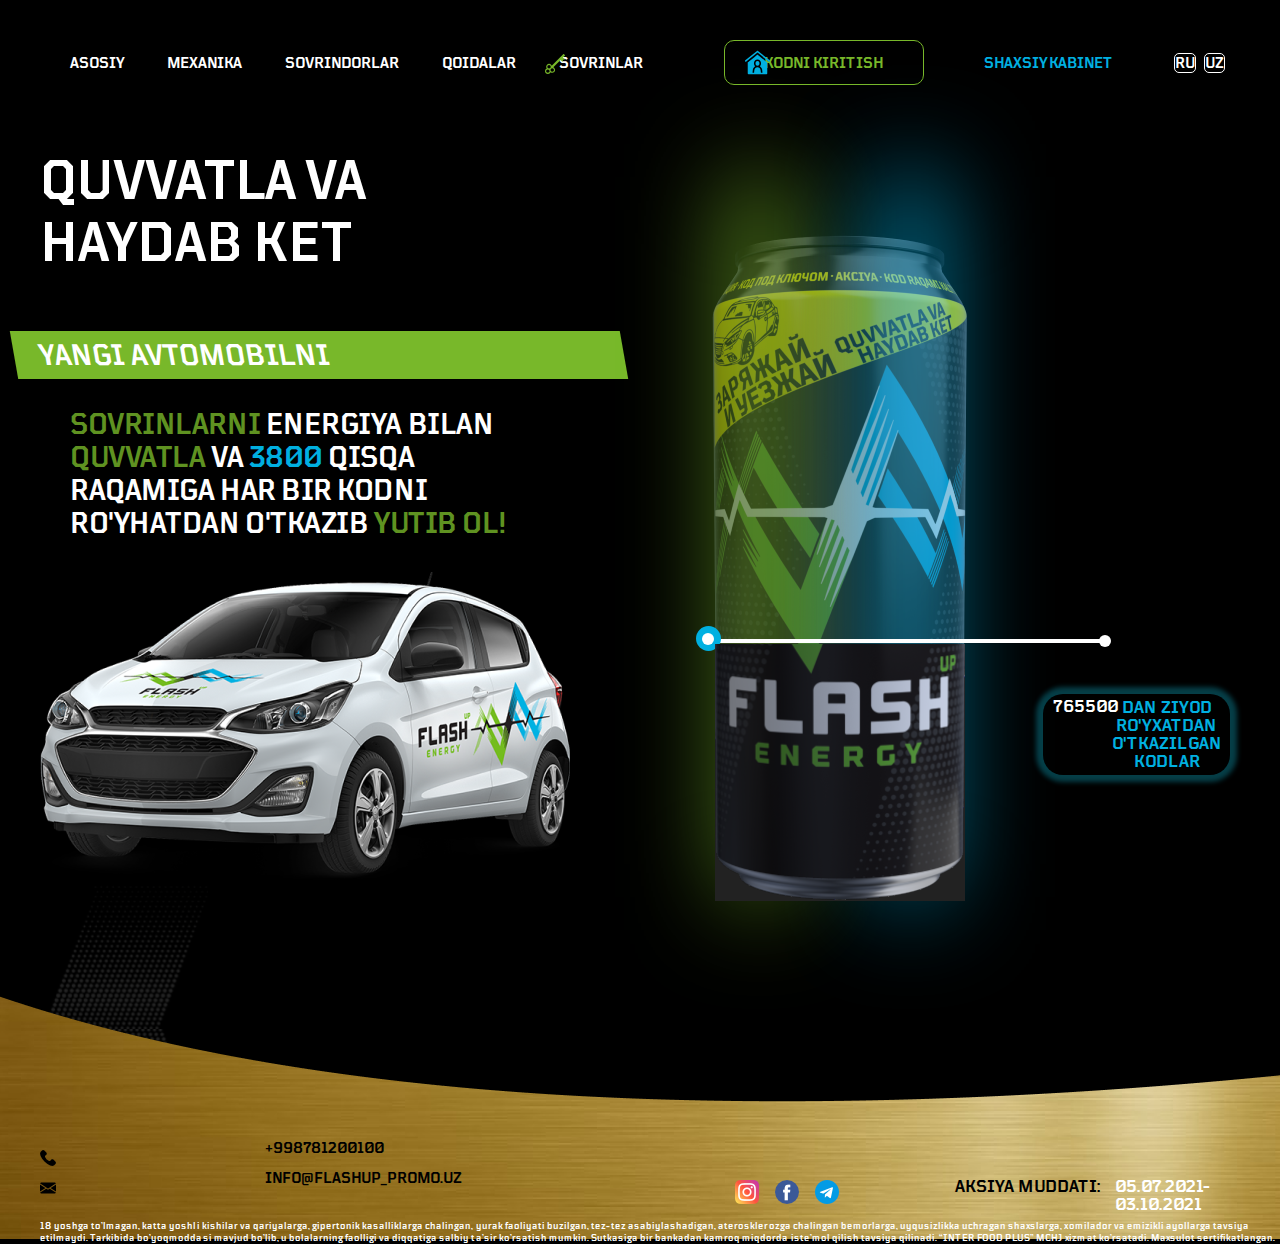
<file: index1.html>
<!DOCTYPE html>
<html lang="en">

<head>
    <meta charset="UTF-8">
    <meta http-equiv="X-UA-Compatible" content="IE=edge">
    <meta name="viewport" content="width=device-width, initial-scale=1.0">
    <link rel="shortcut icon" href="banka_a.ico">
    <title>Fleshup promo</title>
    <link rel="preconnect" href="https://fonts.googleapis.com">
    <link rel="preconnect" href="https://fonts.gstatic.com" crossorigin>
    <link href="https://fonts.googleapis.com/css2?family=Roboto:wght@500&display=swap" rel="stylesheet">
    <link rel="stylesheet" href="stele.css">
</head>

<body>
    <div class="contayner">
        <header>
            <nav>
                <a href="http://127.0.0.1:5500/index1.html">ASOSIY</a>
                <a href="http://127.0.0.1:5500/index2.html">MEXANIKA</a>
                <a href="#">SOVRINDORLAR</a>
                <a href="#">QOIDALAR</a>
                <a href="#">SOVRINLAR</a>
            </nav>


            <button class="CodeBtn"><img class="rasm" src="key.svg" alt="">KODNI KIRITISH</button>
            <div div class="user"> <img class="rasm1" src="stay-at-home.svg" alt=""> SHAXSIY KABINET</div>
            <div class="learn">
                <a class="ru" href="#">RU</a>
                <a class="uz" href="#">UZ</a>
            </div>

        </header>
        <div class="box1">
            <p>QUVVATLA VA <br>
                HAYDAB KET</p>
            <p class="box2">YANGI AVTOMOBILNI</p>
        </div>
        <div class="text">
            <strong> SOVRINLARNI</strong> ENERGIYA BILAN <br>
            <strong> QUVVATLA </strong> VA <b> 3800 </b> QISQA <br> RAQAMIGA HAR BIR KODNI <br> RO'YHATDAN O'TKAZIB
            <strong> YUTIB OL!</strong>
        </div>
        <img class="box94" src="Screenshot_3.png" alt="">
        <div class="banca"><img src="banka_a.ico" alt="">

            <div class="block101"></div>
            <div class="block102"></div>
            <hr class="items">
            <div class="m1"></div>
            <div class="m2"></div>
            <div class="m3"></div>
        </div>
        <div class="car"><img src="car1.png" alt=""></div>
        <footer class="footer">
            <div class="road"><img src="footer_bg.png" alt="">
                <div class="box66">
                    <img src="18plus.png" alt="">
                </div>
                <div class="box67">
           
                    <p>+998781200100</p>
                </div>
                <div class="box68">
                    <p> INFO@FLASHUP_PROMO.UZ</p>
                </div>

            </div>
            <div class="box69">
                <a href="https://www.instagram.com/flashupuzbekistan/" target="_blank" /><img src="instagram.png"
                    alt=""></a>
            </div>
            <div class="box70">
                <a href="https://www.facebook.com/Flash-Up-Uzbekistan-107969364865056" target="_blank" /><img
                    src="facebook.png" alt=""></a>
            </div>
            <div class="box71">
                <a href="https://t.me/flashupbot" target="_blank"><img src="telegram.png" alt=""></a>
            </div>
            <div class="baner">
                <img class="box01" src="phone-call.png" alt="">
                <img class="box011" src="email.png" alt="">
                <p class="items52"> AKSIYA MUDDATI: </p>
                <p class="items50"> 05.07.2021-03.10.2021</p>
                <p class="items60">18 yoshga to’lmagan, katta yoshli kishilar va qariyalarga, gipertonik kasalliklarga
                    chalingan, yurak faoliyati buzilgan, tez-tez asabiylashadigan, aterosklerozga chalingan bemorlarga,
                    uyqusizlikka uchragan shaxslarga, xomilador va emizikli ayollarga tavsiya <br> etilmaydi. Tarkibida
                    bo’yoqmoddasi mavjud bo’lib, u bolalarning faolligi va diqqatiga salbiy ta’sir ko’rsatish mumkin.
                    Sutkasiga bir bankadan kamroq miqdorda iste’mol qilish tavsiya qilinadi. “INTER FOOD PLUS” MCHJ
                    xizmat ko’rsatadi. Maxsulot sertifikatlangan.</p>
            </div>
        </footer>
        <div class="block"> <b>765500</b>
            <p>DAN ZIYOD <br> RO'YXATDAN O'TKAZILGAN <br> KODLAR </p>
        </div>

        <div class="scrinshoot"><img src="Screenshot_1.png" alt=""></div>

    </div>
</body>

</html>
</file>
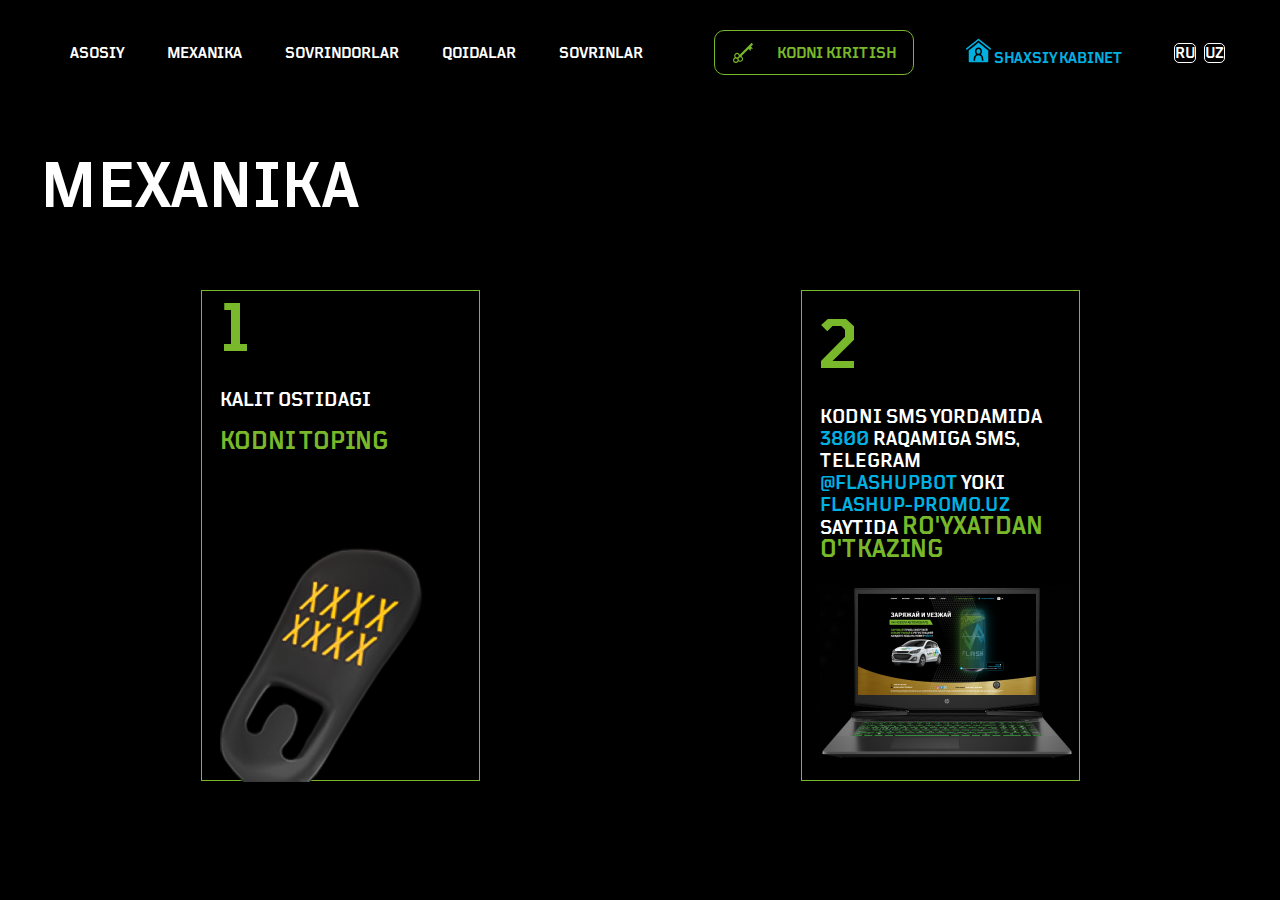
<file: index2.html>
<!DOCTYPE html>
<html lang="en">
<head>
    <meta charset="UTF-8">
    <meta http-equiv="X-UA-Compatible" content="IE=edge">
    <meta name="viewport" content="width=device-width, initial-scale=1.0">
    <link rel="shortcut icon" href="banka_a.ico">
    <link rel="preconnect" href="https://fonts.googleapis.com">
<link rel="preconnect" href="https://fonts.gstatic.com" crossorigin>
<link href="https://fonts.googleapis.com/css2?family=Roboto:wght@700&display=swap" rel="stylesheet"><link rel="preconnect" href="https://fonts.googleapis.com">
<link rel="preconnect" href="https://fonts.gstatic.com" crossorigin>
<link href="https://fonts.googleapis.com/css2?family=Roboto:wght@700&display=swap" rel="stylesheet">
    <link rel="preconnect" href="https://fonts.googleapis.com">
    <link rel="preconnect" href="https://fonts.gstatic.com" crossorigin>
    <link href="https://fonts.googleapis.com/css2?family=Roboto:wght@500&display=swap" rel="stylesheet">
    <link rel="stylesheet" href="stele1.css">
    <title>MEXANIKA</title>
</head>
<body>
    <div class="contayner">
    <header>
        <nav>
            <a href="http://127.0.0.1:5500/index1.html">ASOSIY</a>
            <a href="" >MEXANIKA</a>
            <a href="#">SOVRINDORLAR</a>
            <a href="#">QOIDALAR</a>
            <a href="#">SOVRINLAR</a>
        </nav>


        <button class="CodeBtn"><img class="rasm" src="key.svg" alt="">KODNI KIRITISH</button>
        <div div class="user"> <img class="rasm1" src="stay-at-home.svg" alt=""> SHAXSIY KABINET</div>
        <div class="learn">
            <a class="ru" href="#">RU</a>
            <a class="uz" href="#">UZ</a>
           
        </div>

    </header>
    <p class="matn">MEXANIKA</p>
    <div class="contayner1">
        <div class="m">
            <div class="m4">
            <div class="number">1</div>
            <p class="text0">kalit ostidagi</p>
            <span class="text1">kodni toping</span>
            <img class="picture" src="n1.png" alt="">
        </div>
        </div>

     
    
    <div class="m1">
        <div class="m2">
        <div class="number">2</div>
        <p class="text3">KODNI SMS YORDAMIDA <br>
        <b>3800</b>
        RAQAMIGA SMS, <br> TELEGRAM <br>
        <b>@FLASHUPBOT </b>
        YOKI <br>
        <b>FLASHUP-PROMO.UZ <br></b>
        SAYTIDA 
    
        <span class="text4">RO'YXATDAN <br> O'TKAZING</span></p>
        <img class="picture1" src="n2_2.png" alt="">
    </div>
    </div>
</div>
</div>
</body>
</html>
</file>
<file: stele.css>
*{
    box-shadow: border-box;
    font-family: 'Roboto', sans-serif;
    font-family: "TTMussels";
}

@font-face {
    font-family: "TTMussels";
    src: url(TTMussels-DemiBold\ \(1\).ttf);
}

body{
    background-color: black;
    margin: 0;
    padding: 0;
    box-sizing: border-box;
}
.contayner{
    width: 1200px;
    margin: 0 auto;
    padding: 10px;
}
header{
    display: flex;
    justify-content: space-between;
    align-items: center;
    color: #fff;
    padding: 10px;
    margin-top: 20px;
}
header nav a{
    color: #fff;
    text-decoration: none;
    padding: 10px 20px;
    transition: 0.3s;
}
header nav a:hover{
    color: #78b82a;
    transition: 0.3s;
}
.CodeBtn{
    border: none;
    outline: none;
    border: 1px solid #78b82a;
    width: 200px;
    height: 45px;
    border-radius: 10px;
    background-color: transparent;
    font-size: 16px;
    color: #78b82a;
    transition: 0.5s;
}
.CodeBtn:hover{
    background-color: #78b82a;
    color: #fff;
    transition: 0.5s;
}
.user{
    color: #00b0e1;
    font-size: 16px;
}
.learn a{
    text-decoration: none;
    color: #fff;
    cursor: pointer;
}
.ru{
    color: black;
    width: 20px;
    height: 20px;
    border: 1px solid #fff;
    border-radius: 5px;
}
.ru:hover{
    background-color: white;
    color: black;
}
.uz{
    width: 20px;
    height: 20px;
   color: black;
    border-radius: 5px;
    border: 1px solid #fff;
    margin: 5px;
}
.uz:hover{
    background-color: white;
    color: black;
}
.rasm{
    position: absolute;
    right:715px;
    color: white;
}
.rasm1{
    position: absolute;
    right: 510px;
    top: 50px;
}
.box1{
    font-size: 56px;
    font-weight: 56px;
    color: #fff;
   
}
.box2{
    transform:skewX(10deg);
    display: block;
    background: #78B82A;
    padding: 8px 35px 6px 25px;
    margin: 0 0 0 -26px;
    width: 550px;
    font-size: 30px;
}
.box2 p{
    font-size: 10px;
}
.text{
    max-width: 470px;
    font-style: normal;
    font-weight: 600;
    font-size: 30px;
    line-height: 33px;
    text-transform: uppercase;
    color: #fff;
    letter-spacing: -0.45px;
    padding: 30px;
}
strong{
    color: #5f9221;
}
b{
    color: #00afe0;
}
.banca{
    position: absolute;
    right: 250px;
    top: 200px;
    z-index: 10;
}
.road{
    position: absolute;
    left: -235px;
    width: 0px;
}
.box10{
    position: absolute;
}
.banca hr{
    border: 2px solid #fff;
    background-color: #fff;
    position: relative;
    bottom: 300px;
    left: 70px;
    z-index: 161;
}
.banca .m1{
    width: 25px;
    height: 25px;
    border-radius: 25px;
    background-color: #00b0e1;
    position: relative;
    bottom: 325px;
    left: 50px;
    z-index: 161;
}
.banca .m2{
    width: 12px;
    height: 12px;
    border-radius: 12px;
    background-color: white;
    position: relative;
    bottom: 343px;
    left: 56px;
    z-index: 161;
}
.banca .m3{
    width: 12px;
    height: 12px;
    border-radius: 12px;
    background-color: white;
    position: relative;
    bottom: 353px;
    left: 453px;
    z-index: 161;
}
.block{
    display: flex;
    justify-content: center;
    align-items: center;
    width: 187px;
    height: 81px;
   box-shadow: 0px 0px 5px 7px #063e47;
    border-radius: 20px;
    position: absolute;
    right: 50px;
    bottom: 125px;
    background-color: black;
}
.block b{
    color: #fff;
    position: absolute;
    top: 3px;
    left: 10px;
    font-size: 18px;
}
.items{
    z-index: 1  ;
}
.block p{
    position: absolute;
    left: 60px;
    color: #00b0e1;
    font-size: 18px;
    line-height: 18px;
    text-align: center;

}
.block101{
    z-index: 10;
}
.block101::before{
    content: "";
    position: absolute;
    top: 20px;
    bottom: 0;
    left: 50%;
    margin: 0 0 0 -238px;
    width: 0px;
    height:670px;
    box-shadow: 2px 2px 100px 25px #78b82a;
    top: 0px;
    position: absolute;
    left: 350px;
    z-index: 1;
}
.block102::before{
    content: "";
    position: absolute;
    top: 20px;
    bottom: 0;
    left: 50%;
    margin: 0 0 0 -238px;
    width: 0px;
    height:670px;
    box-shadow: 2px 2px 100px 25px #00b0e1;
    top: 0px;
    position: absolute;
    left: 500px;
    z-index: 1;
}
.box94{
    position: absolute;
    right: 315px;
    top: 644px;
    z-index: 150;
}
.box66 img{
    width: 100px;
    height: 100px;
    position: absolute;
    bottom: 50px;
    left: 1600px;
}
.box67 p{
    display: flex;
    position: absolute;
    bottom: 70px;
    left: 500px;
    cursor: pointer;
}
.box68 p{
    display: flex;
    cursor: pointer;

    position: absolute;
    bottom: 40px;
    left: 500px;
}
.box69{
    position: absolute;
    top: 1180px;
    left: 735px;
}
.box70{
    position: absolute;
    top: 1180px;
    left: 775px;
}
.box71{
    position: absolute;
    top: 1180px;
    left: 815px;
}

.items50{
    color: #ffffff;
    font-size: 18px;
    font-style: normal;
    position: absolute;
    top: 1160px;
    left: 1115px;
    z-index: 11;
    line-height: 18px;
}
.items52{
    font-size: 18px;
    font-style: normal;
    position: absolute;
    top: 1160px;
    left: 955px;
    z-index: 11;
    line-height: 18px;
}
.items60{
    color: #ffffff;
    font-size: 10px;
    text-align: justify;
    letter-spacing: 0.001rem;
    position: absolute;
    top: 1210px;
}
.box01{
    position: absolute;
    top: 1150px;
    cursor: pointer;
}
.box011{
    position: absolute;
    top: 1180px;
    cursor: pointer;
}
</file>
<file: stele1.css>
*{
    box-shadow: border-box;
    font-family: "TTMussels";
}


@font-face {
    font-family: "TTMussels";
    src: url(TTMussels-DemiBold\ \(1\).ttf);
}

body{
    background-color: black;
    margin: 0;
    padding: 0;
    box-sizing: border-box;
}
.contayner{
    width: 1200px;
    margin: 0 auto;
   
}
header{
    display: flex;
    justify-content: space-between;
    align-items: center;
    color: #fff;
    padding: 10px;
    margin-top: 20px;
}
header nav a{
    color: #fff;
    text-decoration: none;
    padding: 10px 20px;
    transition: 0.3s;
}
header nav a:hover{
    color: #78b82a;
    transition: 0.3s;
}
.CodeBtn{
    border: none;
    outline: none;
    border: 1px solid #78b82a;
    width: 200px;
    height: 45px;
    border-radius: 10px;
    background-color: transparent;
    font-size: 16px;
    color: #78b82a;
    transition: 0.5s;
    display: flex;
    justify-content: space-around;
    align-items: center;
}
.CodeBtn:hover{
    background-color: #78b82a;
    color: #fff;
    transition: 0.5s;
}
.user{
    color: #00b0e1;
    font-size: 16px;
}
.learn a{
    text-decoration: none;
    color: #fff;
    cursor: pointer;
}
.ru{
    color: black;
    width: 20px;
    height: 20px;
    border: 1px solid #fff;
    border-radius: 5px;
}
.ru:hover{
    background-color: white;
    color: black;
}
.uz{
    width: 20px;
    height: 20px;
   color: black;
    border-radius: 5px;
    border: 1px solid #fff;
    margin: 5px;
}
.uz:hover{
    background-color: white;
    color: black;
}

.matn{
    font-size: 66px;
    line-height: 73px;  
    color: #fff;
}
.contayner1{
    display: flex;
    justify-content: center;
    align-items: center;
}
.m{
    width: 277px;
    height: 489px;
    border: 1px solid #78b82a;
   
    margin: 0 auto;
}
.m4{
    width: 240px;
    margin: 0 auto;
    
    
}
.number{
    font-size: 70px;
    font-weight: 500px;
    font-style: normal;
    text-transform: uppercase;
    color: #78b82a;
    
}
.text0{
    font-size: 20px;
    text-transform: uppercase;
    font-style: normal;
    font-weight: 500px;
    line-height: 22px;
    color: #fff;
}
.text1{
    font-size: 25px;
    color: #78b82a;
    text-transform: uppercase;
    font-style: normal;
    font-weight: 500px;
    line-height: 22px;
}
.picture{
    margin-top: 94px;
}
p{
    font-size: 20px;
    line-height: 23px;
    color: #fff;
}
b{
    color: #00b0e1;
}
.text4{
    color: #78b82a;
    font-size: 25px;
    font-weight: 28px;
    text-align: center;
}
.m1{
    width: 277px;
    height: 489px;
    border: 1px solid #78b82a;
    margin: 0 auto;
    display: flex;
    justify-content: center;
    align-items: center;
    
}
.m2{
    width: 240px;
    margin: 0 auto;
    
}
.text3{
    font-size: 20px;
    text-transform: uppercase;
    font-style: normal;
    font-weight: 500px;
    line-height: 22px;
    color: #fff;
    
}

.picture1{
    margin-top: 4px;
}
</file>
